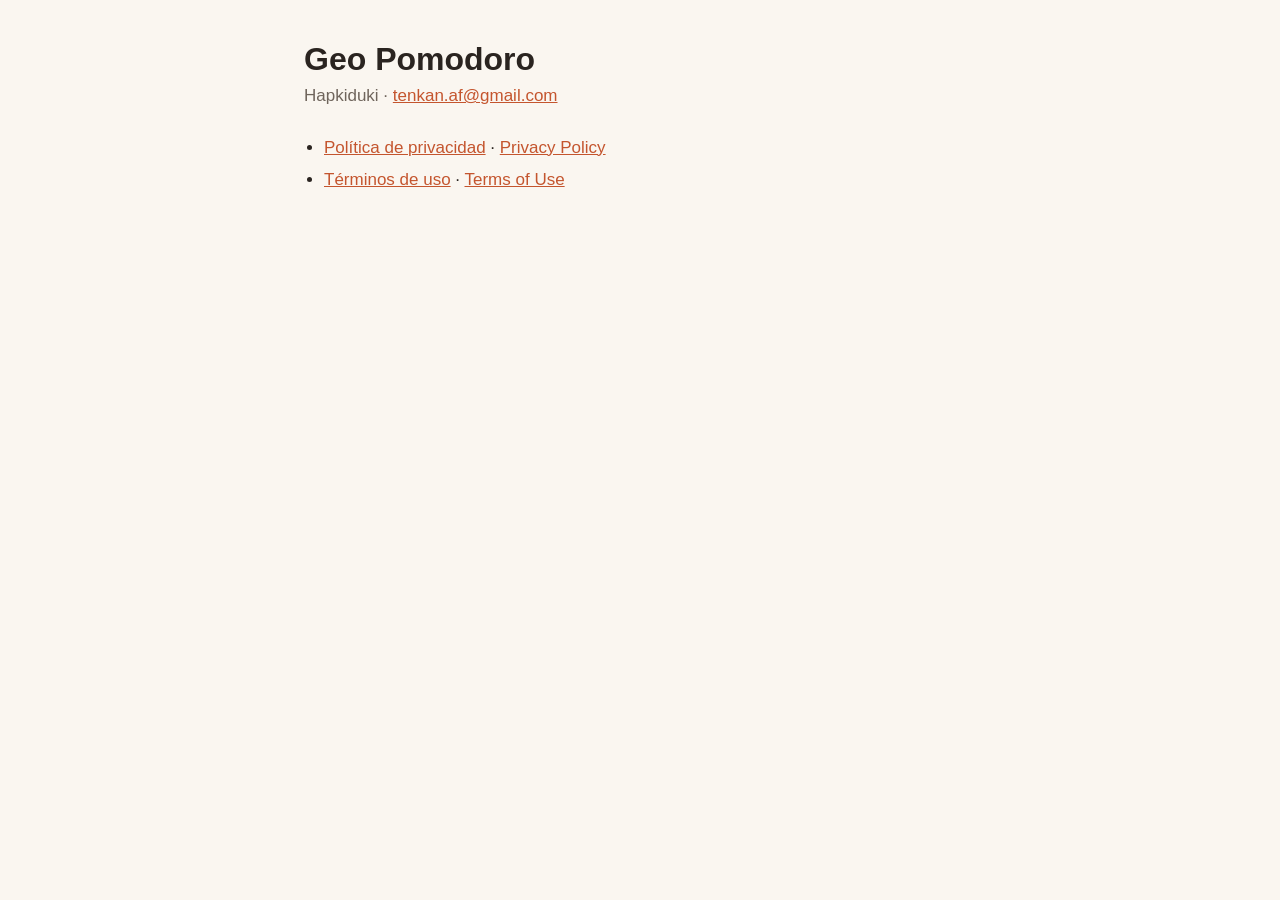
<file: index.html>
<!doctype html>
<html lang="es">
<head>
  <meta charset="utf-8">
  <meta name="viewport" content="width=device-width, initial-scale=1">
  <title>Geo Pomodoro · Legal</title>
  <link rel="stylesheet" href="style.css">
</head>
<body>
<main>
  <h1>Geo Pomodoro</h1>
  <p class="meta">Hapkiduki · <a href="mailto:tenkan.af@gmail.com">tenkan.af@gmail.com</a></p>
  <ul>
    <li><a href="privacy.html">Política de privacidad</a> · <a href="privacy.html#en">Privacy Policy</a></li>
    <li><a href="terms.html">Términos de uso</a> · <a href="terms.html#en">Terms of Use</a></li>
  </ul>
</main>
</body>
</html>
</file>
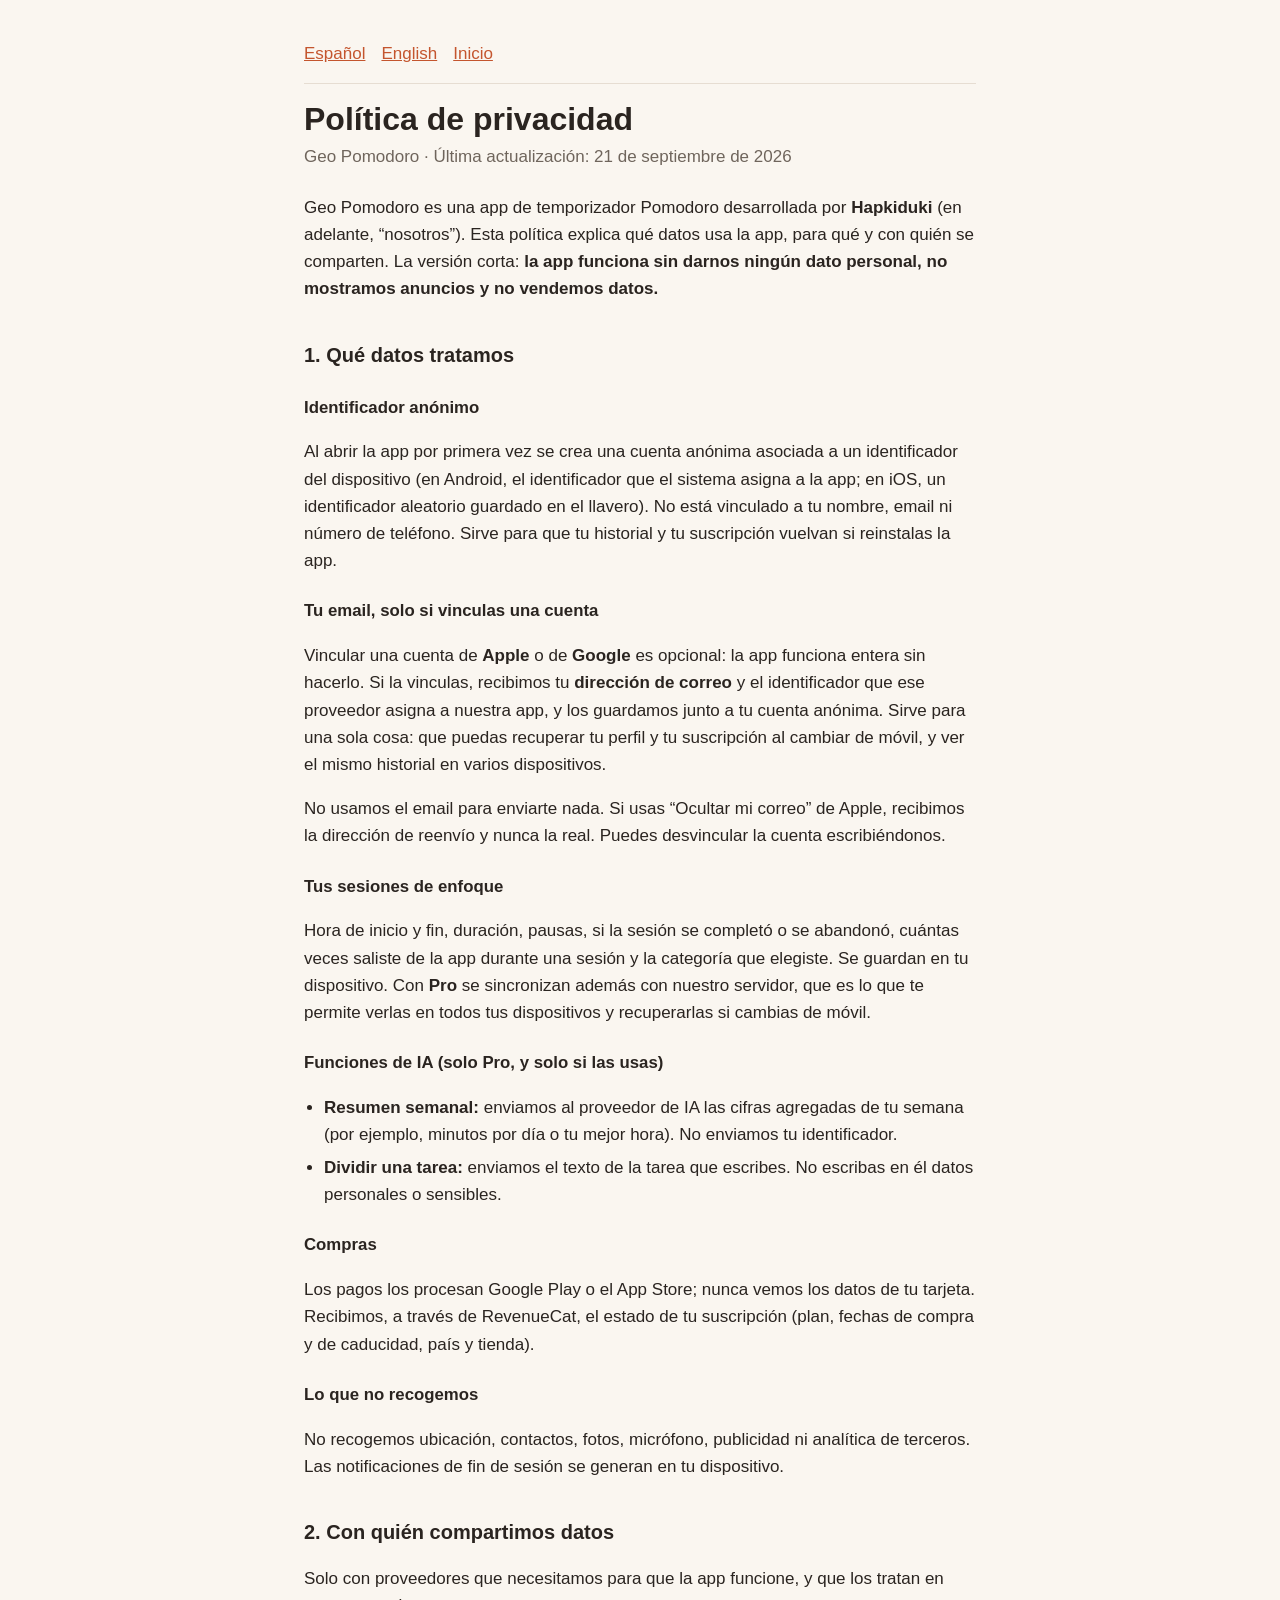
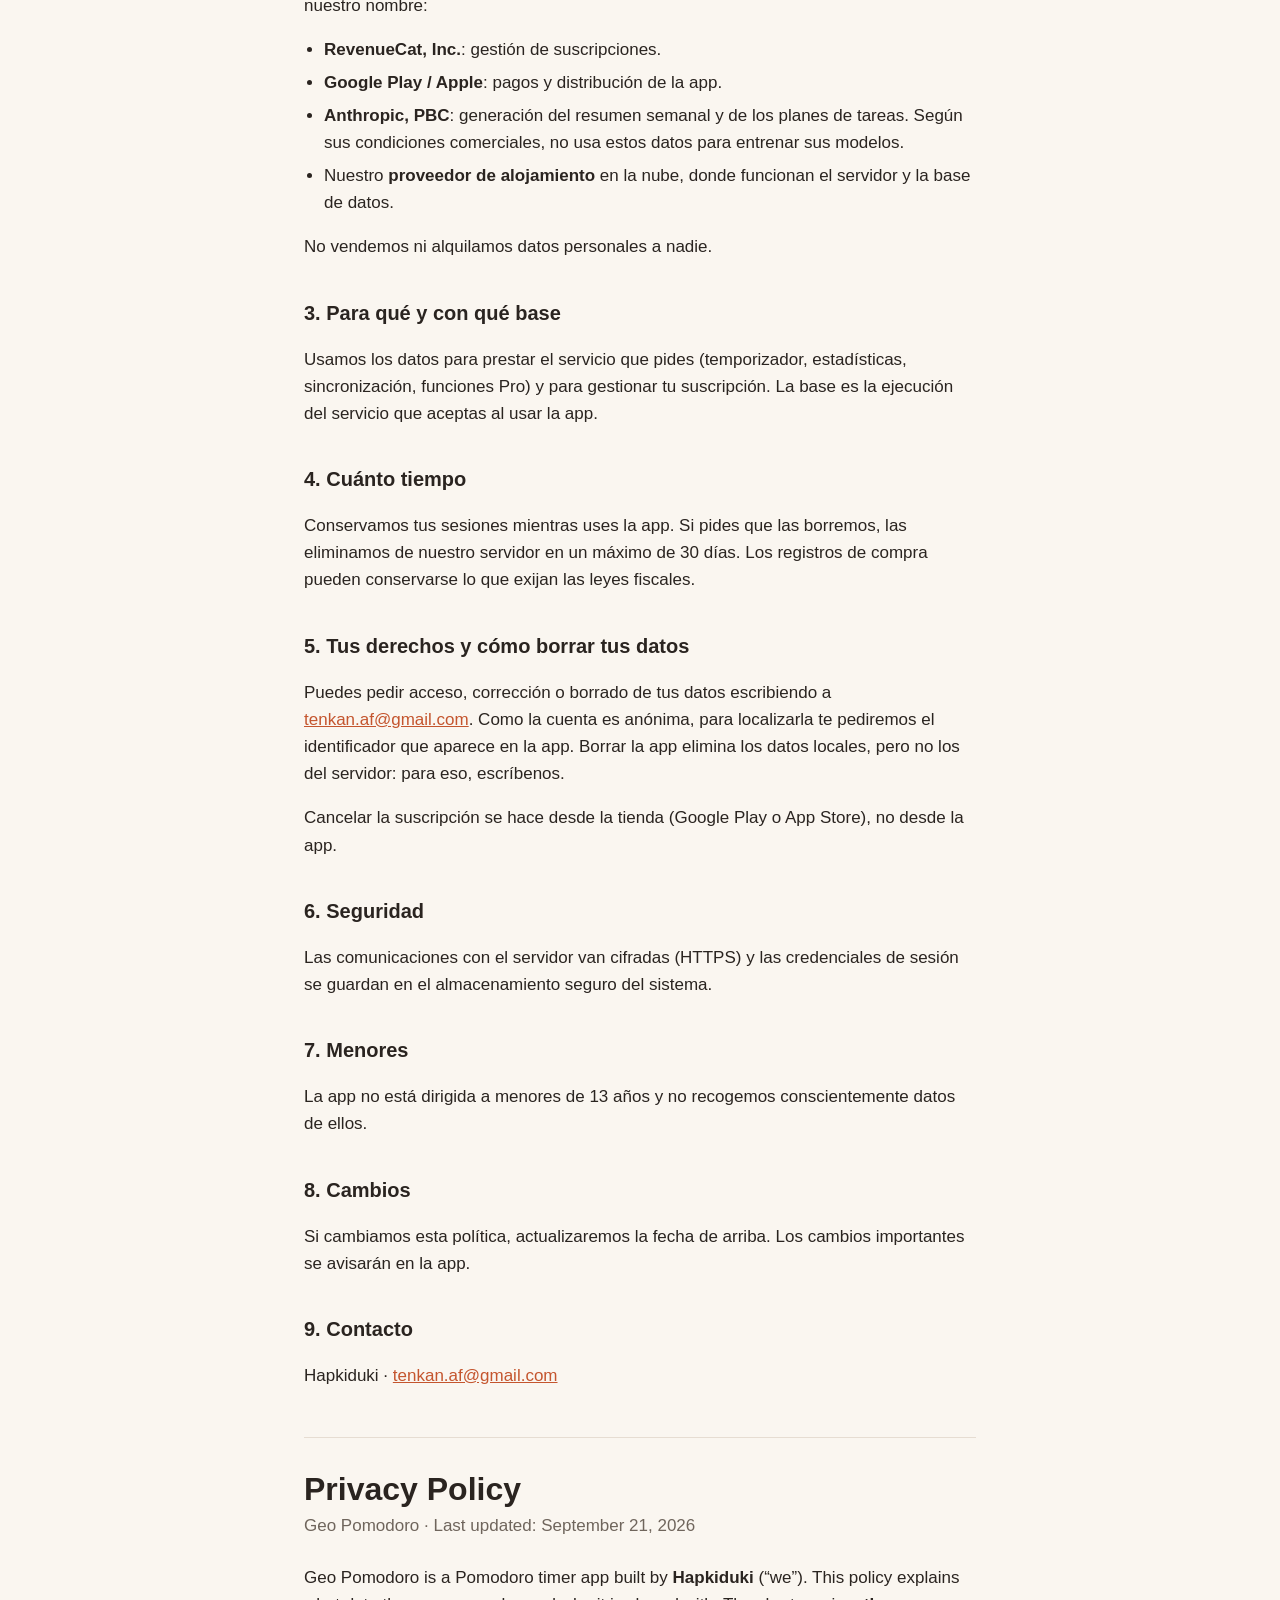
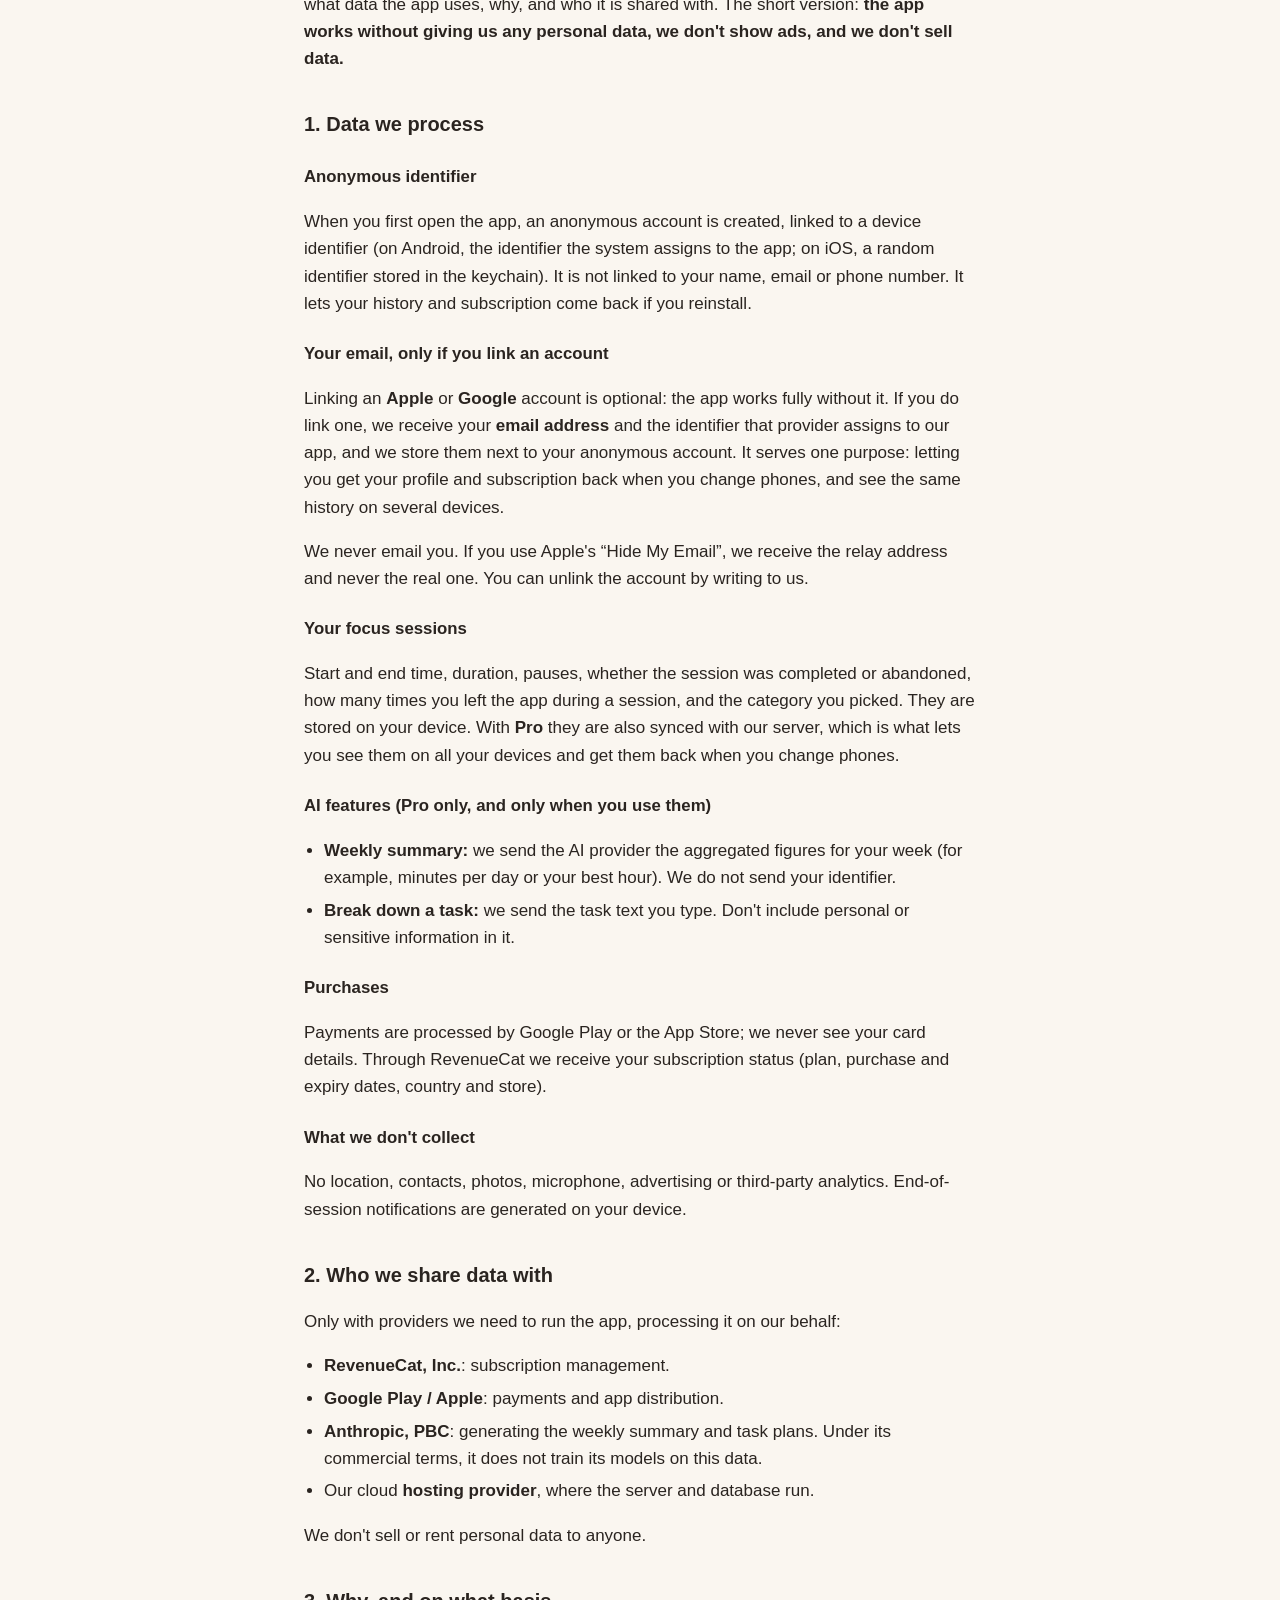
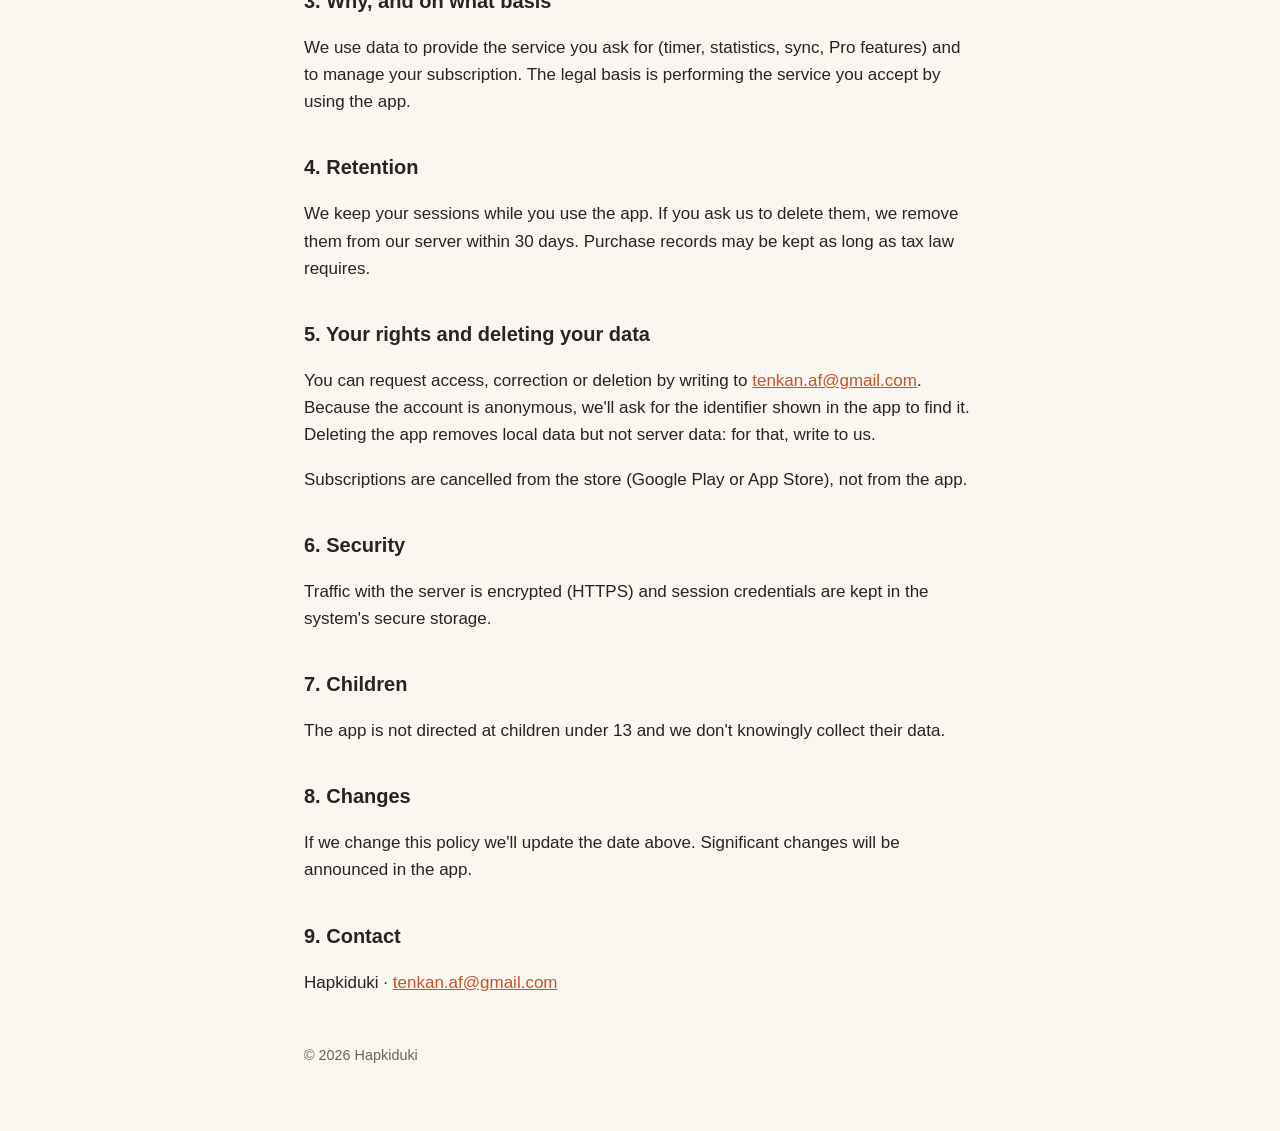
<file: privacy.html>
<!doctype html>
<html lang="es">
<head>
  <meta charset="utf-8">
  <meta name="viewport" content="width=device-width, initial-scale=1">
  <title>Política de privacidad · Geo Pomodoro</title>
  <link rel="stylesheet" href="style.css">
</head>
<body>
<main>
  <nav class="lang"><a href="#es">Español</a><a href="#en">English</a><a href="./">Inicio</a></nav>

  <section lang="es" id="es">
    <h1>Política de privacidad</h1>
    <p class="meta">Geo Pomodoro · Última actualización: 21 de septiembre de 2026</p>

    <p>Geo Pomodoro es una app de temporizador Pomodoro desarrollada por
    <strong>Hapkiduki</strong> (en adelante, “nosotros”). Esta política explica
    qué datos usa la app, para qué y con quién se comparten. La versión corta:
    <strong>la app funciona sin darnos ningún dato personal, no mostramos
    anuncios y no vendemos datos.</strong></p>

    <h2>1. Qué datos tratamos</h2>
    <h3>Identificador anónimo</h3>
    <p>Al abrir la app por primera vez se crea una cuenta anónima asociada a un
    identificador del dispositivo (en Android, el identificador que el sistema
    asigna a la app; en iOS, un identificador aleatorio guardado en el llavero).
    No está vinculado a tu nombre, email ni número de teléfono. Sirve para que
    tu historial y tu suscripción vuelvan si reinstalas la app.</p>

    <h3>Tu email, solo si vinculas una cuenta</h3>
    <p>Vincular una cuenta de <strong>Apple</strong> o de <strong>Google</strong>
    es opcional: la app funciona entera sin hacerlo. Si la vinculas, recibimos tu
    <strong>dirección de correo</strong> y el identificador que ese proveedor
    asigna a nuestra app, y los guardamos junto a tu cuenta anónima. Sirve para
    una sola cosa: que puedas recuperar tu perfil y tu suscripción al cambiar de
    móvil, y ver el mismo historial en varios dispositivos.</p>
    <p>No usamos el email para enviarte nada. Si usas “Ocultar mi correo” de
    Apple, recibimos la dirección de reenvío y nunca la real. Puedes desvincular
    la cuenta escribiéndonos.</p>

    <h3>Tus sesiones de enfoque</h3>
    <p>Hora de inicio y fin, duración, pausas, si la sesión se completó o se
    abandonó, cuántas veces saliste de la app durante una sesión y la categoría
    que elegiste. Se guardan en tu dispositivo. Con <strong>Pro</strong> se
    sincronizan además con nuestro servidor, que es lo que te permite verlas en
    todos tus dispositivos y recuperarlas si cambias de móvil.</p>

    <h3>Funciones de IA (solo Pro, y solo si las usas)</h3>
    <ul>
      <li><strong>Resumen semanal:</strong> enviamos al proveedor de IA las
      cifras agregadas de tu semana (por ejemplo, minutos por día o tu mejor
      hora). No enviamos tu identificador.</li>
      <li><strong>Dividir una tarea:</strong> enviamos el texto de la tarea que
      escribes. No escribas en él datos personales o sensibles.</li>
    </ul>

    <h3>Compras</h3>
    <p>Los pagos los procesan Google Play o el App Store; nunca vemos los datos
    de tu tarjeta. Recibimos, a través de RevenueCat, el estado de tu
    suscripción (plan, fechas de compra y de caducidad, país y tienda).</p>

    <h3>Lo que no recogemos</h3>
    <p>No recogemos ubicación, contactos, fotos, micrófono, publicidad ni
    analítica de terceros. Las notificaciones de fin de sesión se generan en tu
    dispositivo.</p>

    <h2>2. Con quién compartimos datos</h2>
    <p>Solo con proveedores que necesitamos para que la app funcione, y que los
    tratan en nuestro nombre:</p>
    <ul>
      <li><strong>RevenueCat, Inc.</strong>: gestión de suscripciones.</li>
      <li><strong>Google Play / Apple</strong>: pagos y distribución de la app.</li>
      <li><strong>Anthropic, PBC</strong>: generación del resumen semanal y de
      los planes de tareas. Según sus condiciones comerciales, no usa estos datos
      para entrenar sus modelos.</li>
      <li>Nuestro <strong>proveedor de alojamiento</strong> en la nube, donde
      funcionan el servidor y la base de datos.</li>
    </ul>
    <p>No vendemos ni alquilamos datos personales a nadie.</p>

    <h2>3. Para qué y con qué base</h2>
    <p>Usamos los datos para prestar el servicio que pides (temporizador,
    estadísticas, sincronización, funciones Pro) y para gestionar tu
    suscripción. La base es la ejecución del servicio que aceptas al usar la
    app.</p>

    <h2>4. Cuánto tiempo</h2>
    <p>Conservamos tus sesiones mientras uses la app. Si pides que las borremos,
    las eliminamos de nuestro servidor en un máximo de 30 días. Los registros de
    compra pueden conservarse lo que exijan las leyes fiscales.</p>

    <h2>5. Tus derechos y cómo borrar tus datos</h2>
    <p>Puedes pedir acceso, corrección o borrado de tus datos escribiendo a
    <a href="mailto:tenkan.af@gmail.com?subject=Geo%20Pomodoro%20-%20datos">tenkan.af@gmail.com</a>.
    Como la cuenta es anónima, para localizarla te pediremos el identificador
    que aparece en la app. Borrar la app elimina los datos locales, pero no los
    del servidor: para eso, escríbenos.</p>
    <p>Cancelar la suscripción se hace desde la tienda (Google Play o App Store),
    no desde la app.</p>

    <h2>6. Seguridad</h2>
    <p>Las comunicaciones con el servidor van cifradas (HTTPS) y las credenciales
    de sesión se guardan en el almacenamiento seguro del sistema.</p>

    <h2>7. Menores</h2>
    <p>La app no está dirigida a menores de 13 años y no recogemos
    conscientemente datos de ellos.</p>

    <h2>8. Cambios</h2>
    <p>Si cambiamos esta política, actualizaremos la fecha de arriba. Los cambios
    importantes se avisarán en la app.</p>

    <h2>9. Contacto</h2>
    <p>Hapkiduki · <a href="mailto:tenkan.af@gmail.com">tenkan.af@gmail.com</a></p>
  </section>

  <section lang="en" id="en">
    <h1>Privacy Policy</h1>
    <p class="meta">Geo Pomodoro · Last updated: September 21, 2026</p>

    <p>Geo Pomodoro is a Pomodoro timer app built by <strong>Hapkiduki</strong>
    (“we”). This policy explains what data the app uses, why, and who it is
    shared with. The short version: <strong>the app works without giving us any
    personal data, we don't show ads, and we don't sell data.</strong></p>

    <h2>1. Data we process</h2>
    <h3>Anonymous identifier</h3>
    <p>When you first open the app, an anonymous account is created, linked to
    a device identifier (on Android, the identifier the system assigns to the
    app; on iOS, a random identifier stored in the keychain). It is not linked
    to your name, email or phone number. It lets your history and subscription
    come back if you reinstall.</p>

    <h3>Your email, only if you link an account</h3>
    <p>Linking an <strong>Apple</strong> or <strong>Google</strong> account is
    optional: the app works fully without it. If you do link one, we receive your
    <strong>email address</strong> and the identifier that provider assigns to
    our app, and we store them next to your anonymous account. It serves one
    purpose: letting you get your profile and subscription back when you change
    phones, and see the same history on several devices.</p>
    <p>We never email you. If you use Apple's “Hide My Email”, we receive the
    relay address and never the real one. You can unlink the account by writing
    to us.</p>

    <h3>Your focus sessions</h3>
    <p>Start and end time, duration, pauses, whether the session was completed
    or abandoned, how many times you left the app during a session, and the
    category you picked. They are stored on your device. With <strong>Pro</strong>
    they are also synced with our server, which is what lets you see them on all
    your devices and get them back when you change phones.</p>

    <h3>AI features (Pro only, and only when you use them)</h3>
    <ul>
      <li><strong>Weekly summary:</strong> we send the AI provider the
      aggregated figures for your week (for example, minutes per day or your
      best hour). We do not send your identifier.</li>
      <li><strong>Break down a task:</strong> we send the task text you type.
      Don't include personal or sensitive information in it.</li>
    </ul>

    <h3>Purchases</h3>
    <p>Payments are processed by Google Play or the App Store; we never see
    your card details. Through RevenueCat we receive your subscription status
    (plan, purchase and expiry dates, country and store).</p>

    <h3>What we don't collect</h3>
    <p>No location, contacts, photos, microphone, advertising or third-party
    analytics. End-of-session notifications are generated on your device.</p>

    <h2>2. Who we share data with</h2>
    <p>Only with providers we need to run the app, processing it on our
    behalf:</p>
    <ul>
      <li><strong>RevenueCat, Inc.</strong>: subscription management.</li>
      <li><strong>Google Play / Apple</strong>: payments and app distribution.</li>
      <li><strong>Anthropic, PBC</strong>: generating the weekly summary and task
      plans. Under its commercial terms, it does not train its models on this
      data.</li>
      <li>Our cloud <strong>hosting provider</strong>, where the server and
      database run.</li>
    </ul>
    <p>We don't sell or rent personal data to anyone.</p>

    <h2>3. Why, and on what basis</h2>
    <p>We use data to provide the service you ask for (timer, statistics, sync,
    Pro features) and to manage your subscription. The legal basis is
    performing the service you accept by using the app.</p>

    <h2>4. Retention</h2>
    <p>We keep your sessions while you use the app. If you ask us to delete
    them, we remove them from our server within 30 days. Purchase records may
    be kept as long as tax law requires.</p>

    <h2>5. Your rights and deleting your data</h2>
    <p>You can request access, correction or deletion by writing to
    <a href="mailto:tenkan.af@gmail.com?subject=Geo%20Pomodoro%20-%20data">tenkan.af@gmail.com</a>.
    Because the account is anonymous, we'll ask for the identifier shown in the
    app to find it. Deleting the app removes local data but not server data:
    for that, write to us.</p>
    <p>Subscriptions are cancelled from the store (Google Play or App Store),
    not from the app.</p>

    <h2>6. Security</h2>
    <p>Traffic with the server is encrypted (HTTPS) and session credentials are
    kept in the system's secure storage.</p>

    <h2>7. Children</h2>
    <p>The app is not directed at children under 13 and we don't knowingly
    collect their data.</p>

    <h2>8. Changes</h2>
    <p>If we change this policy we'll update the date above. Significant
    changes will be announced in the app.</p>

    <h2>9. Contact</h2>
    <p>Hapkiduki · <a href="mailto:tenkan.af@gmail.com">tenkan.af@gmail.com</a></p>
  </section>

  <footer>© 2026 Hapkiduki</footer>
</main>
</body>
</html>
</file>
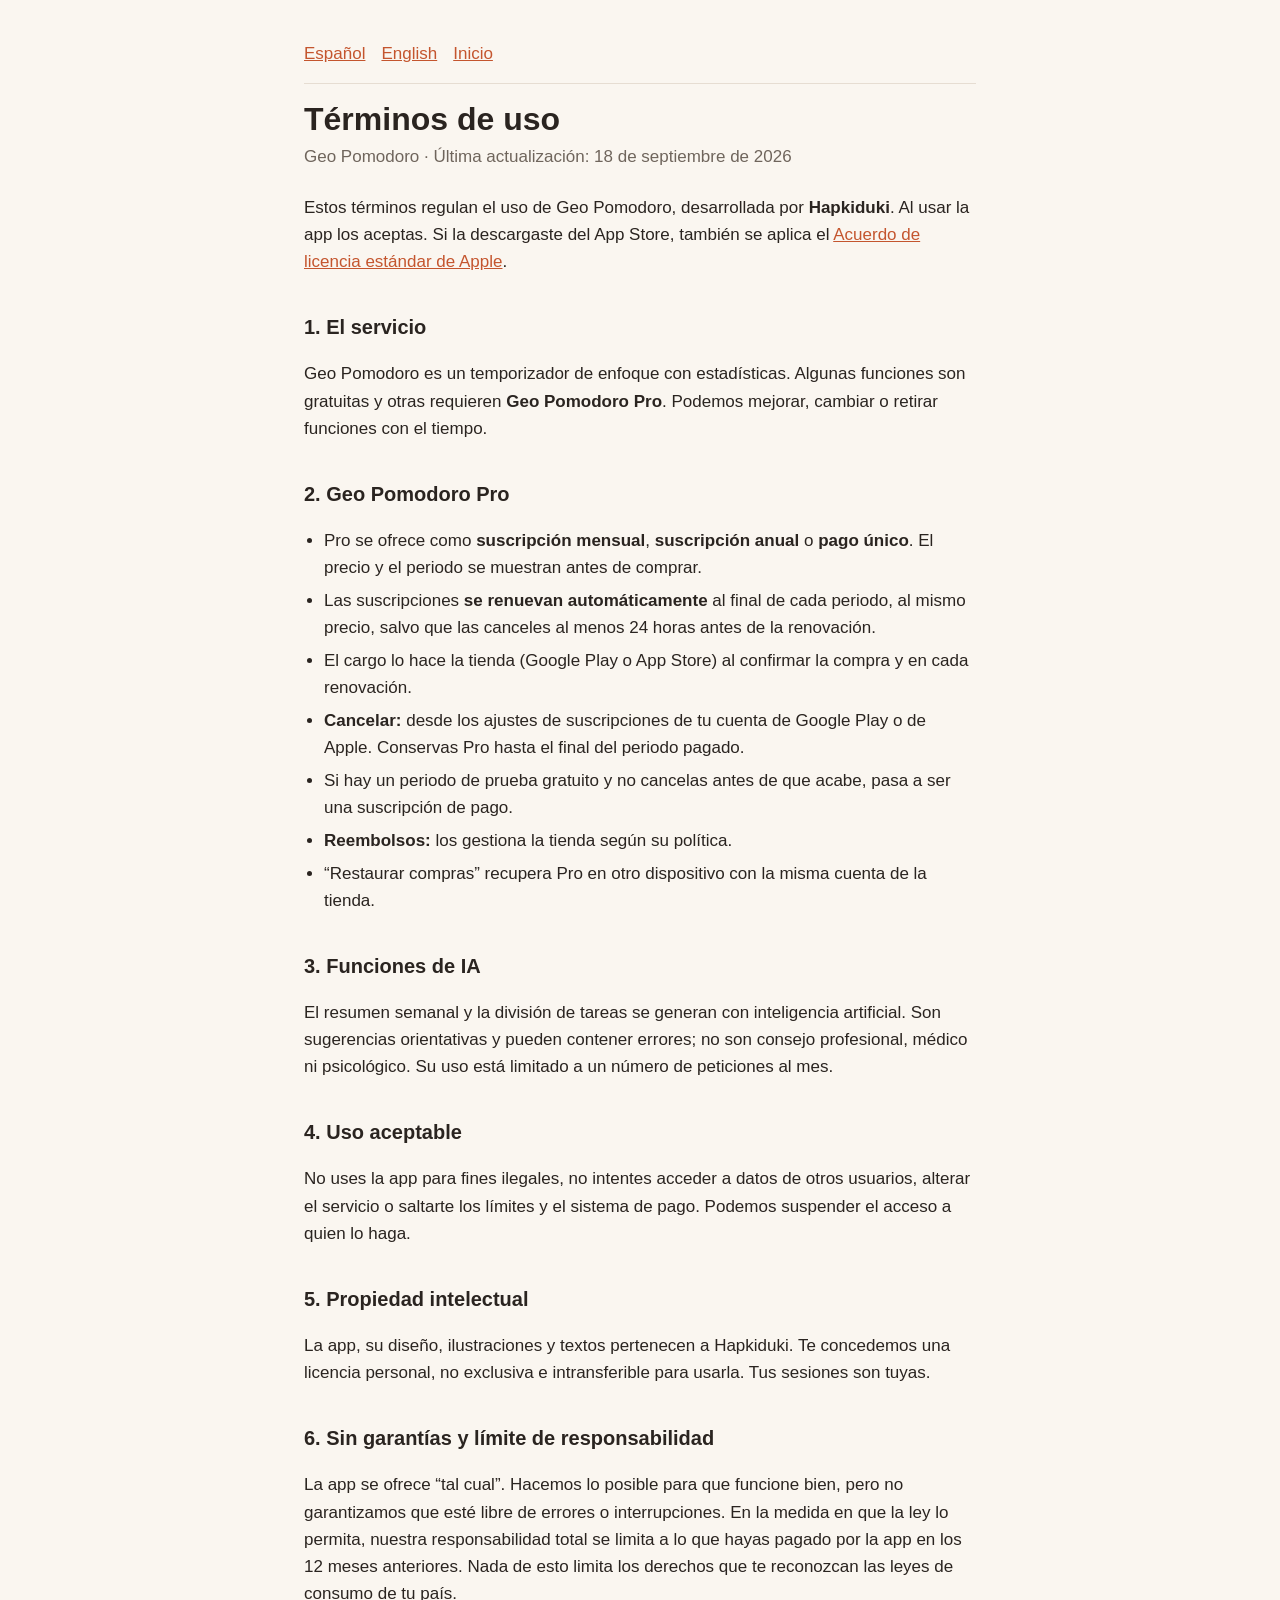
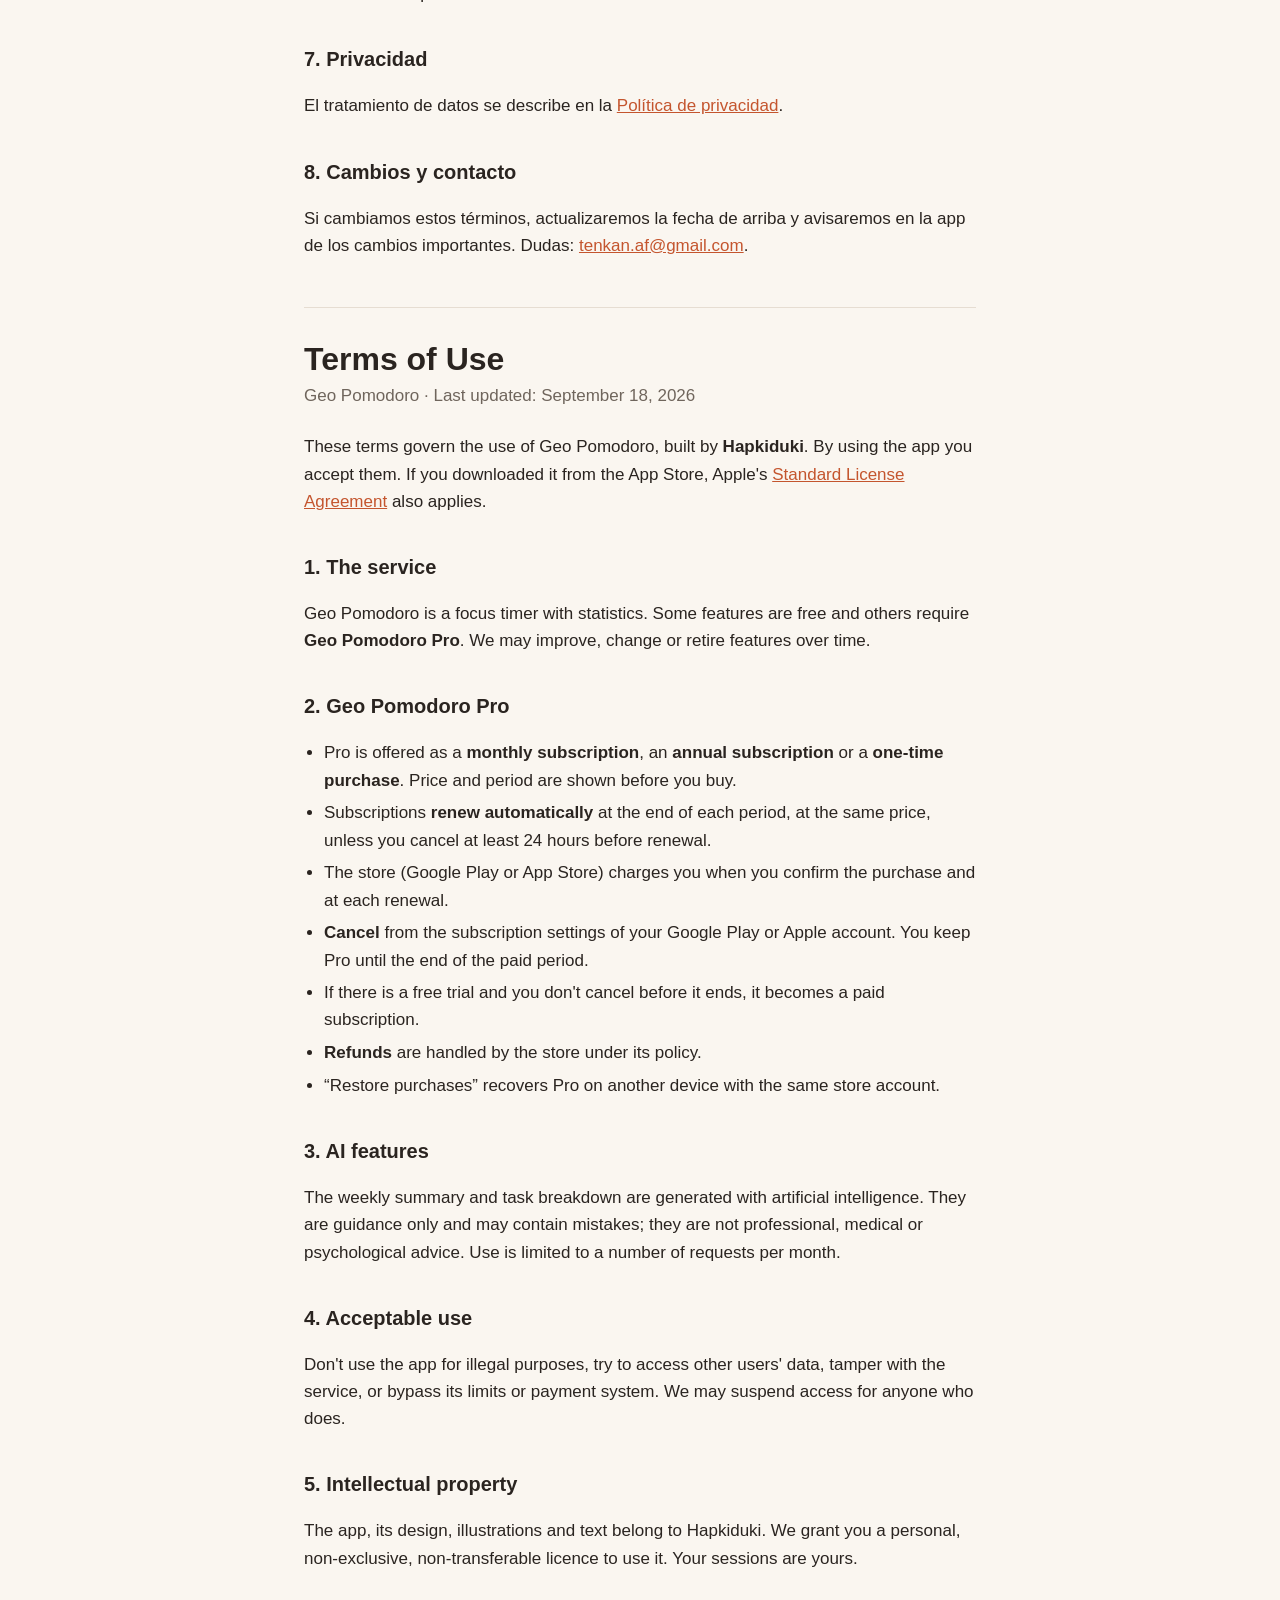
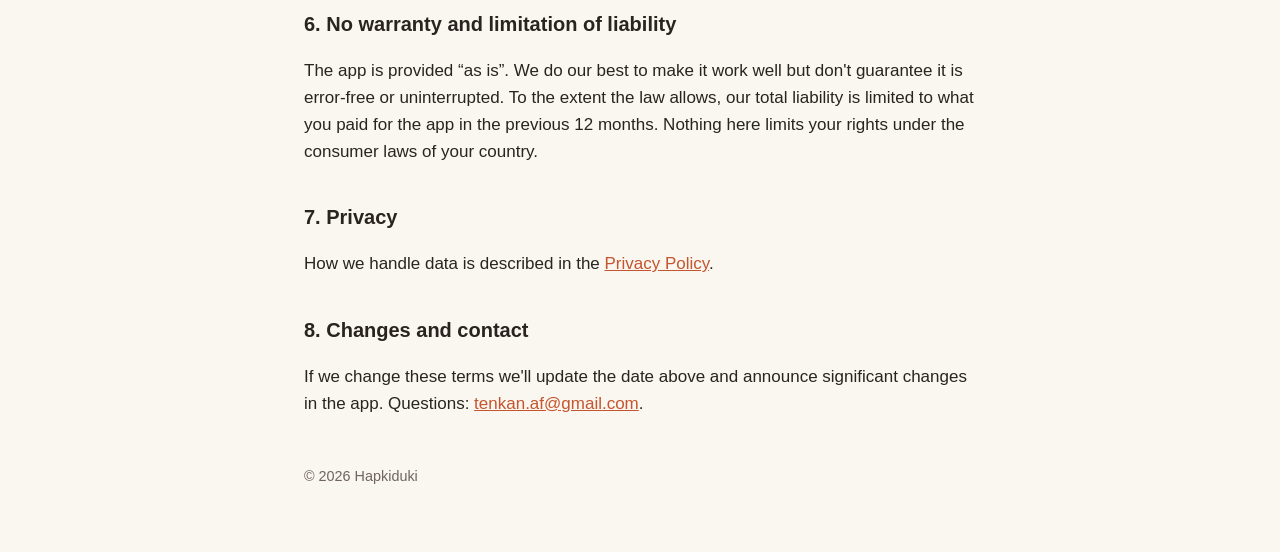
<file: terms.html>
<!doctype html>
<html lang="es">
<head>
  <meta charset="utf-8">
  <meta name="viewport" content="width=device-width, initial-scale=1">
  <title>Términos de uso · Geo Pomodoro</title>
  <link rel="stylesheet" href="style.css">
</head>
<body>
<main>
  <nav class="lang"><a href="#es">Español</a><a href="#en">English</a><a href="./">Inicio</a></nav>

  <section lang="es" id="es">
    <h1>Términos de uso</h1>
    <p class="meta">Geo Pomodoro · Última actualización: 18 de septiembre de 2026</p>

    <p>Estos términos regulan el uso de Geo Pomodoro, desarrollada por
    <strong>Hapkiduki</strong>. Al usar la app los aceptas. Si la descargaste
    del App Store, también se aplica el
    <a href="https://www.apple.com/legal/internet-services/itunes/dev/stdeula/">Acuerdo
    de licencia estándar de Apple</a>.</p>

    <h2>1. El servicio</h2>
    <p>Geo Pomodoro es un temporizador de enfoque con estadísticas. Algunas
    funciones son gratuitas y otras requieren <strong>Geo Pomodoro Pro</strong>.
    Podemos mejorar, cambiar o retirar funciones con el tiempo.</p>

    <h2>2. Geo Pomodoro Pro</h2>
    <ul>
      <li>Pro se ofrece como <strong>suscripción mensual</strong>, <strong>suscripción
      anual</strong> o <strong>pago único</strong>. El precio y el periodo se
      muestran antes de comprar.</li>
      <li>Las suscripciones <strong>se renuevan automáticamente</strong> al final
      de cada periodo, al mismo precio, salvo que las canceles al menos 24 horas
      antes de la renovación.</li>
      <li>El cargo lo hace la tienda (Google Play o App Store) al confirmar la
      compra y en cada renovación.</li>
      <li><strong>Cancelar:</strong> desde los ajustes de suscripciones de tu
      cuenta de Google Play o de Apple. Conservas Pro hasta el final del periodo
      pagado.</li>
      <li>Si hay un periodo de prueba gratuito y no cancelas antes de que acabe,
      pasa a ser una suscripción de pago.</li>
      <li><strong>Reembolsos:</strong> los gestiona la tienda según su política.</li>
      <li>“Restaurar compras” recupera Pro en otro dispositivo con la misma
      cuenta de la tienda.</li>
    </ul>

    <h2>3. Funciones de IA</h2>
    <p>El resumen semanal y la división de tareas se generan con inteligencia
    artificial. Son sugerencias orientativas y pueden contener errores; no son
    consejo profesional, médico ni psicológico. Su uso está limitado a un
    número de peticiones al mes.</p>

    <h2>4. Uso aceptable</h2>
    <p>No uses la app para fines ilegales, no intentes acceder a datos de otros
    usuarios, alterar el servicio o saltarte los límites y el sistema de pago.
    Podemos suspender el acceso a quien lo haga.</p>

    <h2>5. Propiedad intelectual</h2>
    <p>La app, su diseño, ilustraciones y textos pertenecen a Hapkiduki. Te
    concedemos una licencia personal, no exclusiva e intransferible para usarla.
    Tus sesiones son tuyas.</p>

    <h2>6. Sin garantías y límite de responsabilidad</h2>
    <p>La app se ofrece “tal cual”. Hacemos lo posible para que funcione bien,
    pero no garantizamos que esté libre de errores o interrupciones. En la
    medida en que la ley lo permita, nuestra responsabilidad total se limita a
    lo que hayas pagado por la app en los 12 meses anteriores. Nada de esto
    limita los derechos que te reconozcan las leyes de consumo de tu país.</p>

    <h2>7. Privacidad</h2>
    <p>El tratamiento de datos se describe en la
    <a href="privacy.html">Política de privacidad</a>.</p>

    <h2>8. Cambios y contacto</h2>
    <p>Si cambiamos estos términos, actualizaremos la fecha de arriba y
    avisaremos en la app de los cambios importantes. Dudas:
    <a href="mailto:tenkan.af@gmail.com">tenkan.af@gmail.com</a>.</p>
  </section>

  <section lang="en" id="en">
    <h1>Terms of Use</h1>
    <p class="meta">Geo Pomodoro · Last updated: September 18, 2026</p>

    <p>These terms govern the use of Geo Pomodoro, built by
    <strong>Hapkiduki</strong>. By using the app you accept them. If you
    downloaded it from the App Store, Apple's
    <a href="https://www.apple.com/legal/internet-services/itunes/dev/stdeula/">Standard
    License Agreement</a> also applies.</p>

    <h2>1. The service</h2>
    <p>Geo Pomodoro is a focus timer with statistics. Some features are free
    and others require <strong>Geo Pomodoro Pro</strong>. We may improve, change
    or retire features over time.</p>

    <h2>2. Geo Pomodoro Pro</h2>
    <ul>
      <li>Pro is offered as a <strong>monthly subscription</strong>, an
      <strong>annual subscription</strong> or a <strong>one-time purchase</strong>.
      Price and period are shown before you buy.</li>
      <li>Subscriptions <strong>renew automatically</strong> at the end of each
      period, at the same price, unless you cancel at least 24 hours before
      renewal.</li>
      <li>The store (Google Play or App Store) charges you when you confirm the
      purchase and at each renewal.</li>
      <li><strong>Cancel</strong> from the subscription settings of your Google
      Play or Apple account. You keep Pro until the end of the paid period.</li>
      <li>If there is a free trial and you don't cancel before it ends, it
      becomes a paid subscription.</li>
      <li><strong>Refunds</strong> are handled by the store under its policy.</li>
      <li>“Restore purchases” recovers Pro on another device with the same store
      account.</li>
    </ul>

    <h2>3. AI features</h2>
    <p>The weekly summary and task breakdown are generated with artificial
    intelligence. They are guidance only and may contain mistakes; they are not
    professional, medical or psychological advice. Use is limited to a number
    of requests per month.</p>

    <h2>4. Acceptable use</h2>
    <p>Don't use the app for illegal purposes, try to access other users' data,
    tamper with the service, or bypass its limits or payment system. We may
    suspend access for anyone who does.</p>

    <h2>5. Intellectual property</h2>
    <p>The app, its design, illustrations and text belong to Hapkiduki. We grant
    you a personal, non-exclusive, non-transferable licence to use it. Your
    sessions are yours.</p>

    <h2>6. No warranty and limitation of liability</h2>
    <p>The app is provided “as is”. We do our best to make it work well but
    don't guarantee it is error-free or uninterrupted. To the extent the law
    allows, our total liability is limited to what you paid for the app in the
    previous 12 months. Nothing here limits your rights under the consumer laws
    of your country.</p>

    <h2>7. Privacy</h2>
    <p>How we handle data is described in the
    <a href="privacy.html">Privacy Policy</a>.</p>

    <h2>8. Changes and contact</h2>
    <p>If we change these terms we'll update the date above and announce
    significant changes in the app. Questions:
    <a href="mailto:tenkan.af@gmail.com">tenkan.af@gmail.com</a>.</p>
  </section>

  <footer>© 2026 Hapkiduki</footer>
</main>
</body>
</html>
</file>
<file: style.css>
:root {
  --bg: #faf6f0;
  --ink: #2a2420;
  --muted: #6f655c;
  --accent: #c4552e;
  --line: #e6ddd2;
  color-scheme: light dark;
}

@media (prefers-color-scheme: dark) {
  :root {
    --bg: #1c1916;
    --ink: #f0e9e1;
    --muted: #a99d91;
    --accent: #e8805a;
    --line: #36302a;
  }
}

* { box-sizing: border-box; }

body {
  margin: 0;
  background: var(--bg);
  color: var(--ink);
  font: 17px/1.6 -apple-system, BlinkMacSystemFont, "Segoe UI", Roboto, sans-serif;
}

main {
  max-width: 44rem;
  margin: 0 auto;
  padding: 2.5rem 1rem 4rem;
}

h1 { font-size: 2rem; line-height: 1.2; margin: 0 0 .25rem; }
h2 { font-size: 1.25rem; margin: 2.25rem 0 .5rem; }
h3 { font-size: 1.05rem; margin: 1.5rem 0 .25rem; }

.meta { color: var(--muted); margin: 0 0 1.5rem; }

nav.lang {
  display: flex;
  gap: 1rem;
  padding-bottom: 1rem;
  margin-bottom: 1rem;
  border-bottom: 1px solid var(--line);
}

a { color: var(--accent); }

section[lang] + section[lang] {
  margin-top: 3rem;
  padding-top: 2rem;
  border-top: 1px solid var(--line);
}

ul { padding-left: 1.25rem; }
li + li { margin-top: .35rem; }

footer {
  margin-top: 3rem;
  color: var(--muted);
  font-size: .9rem;
}
</file>
